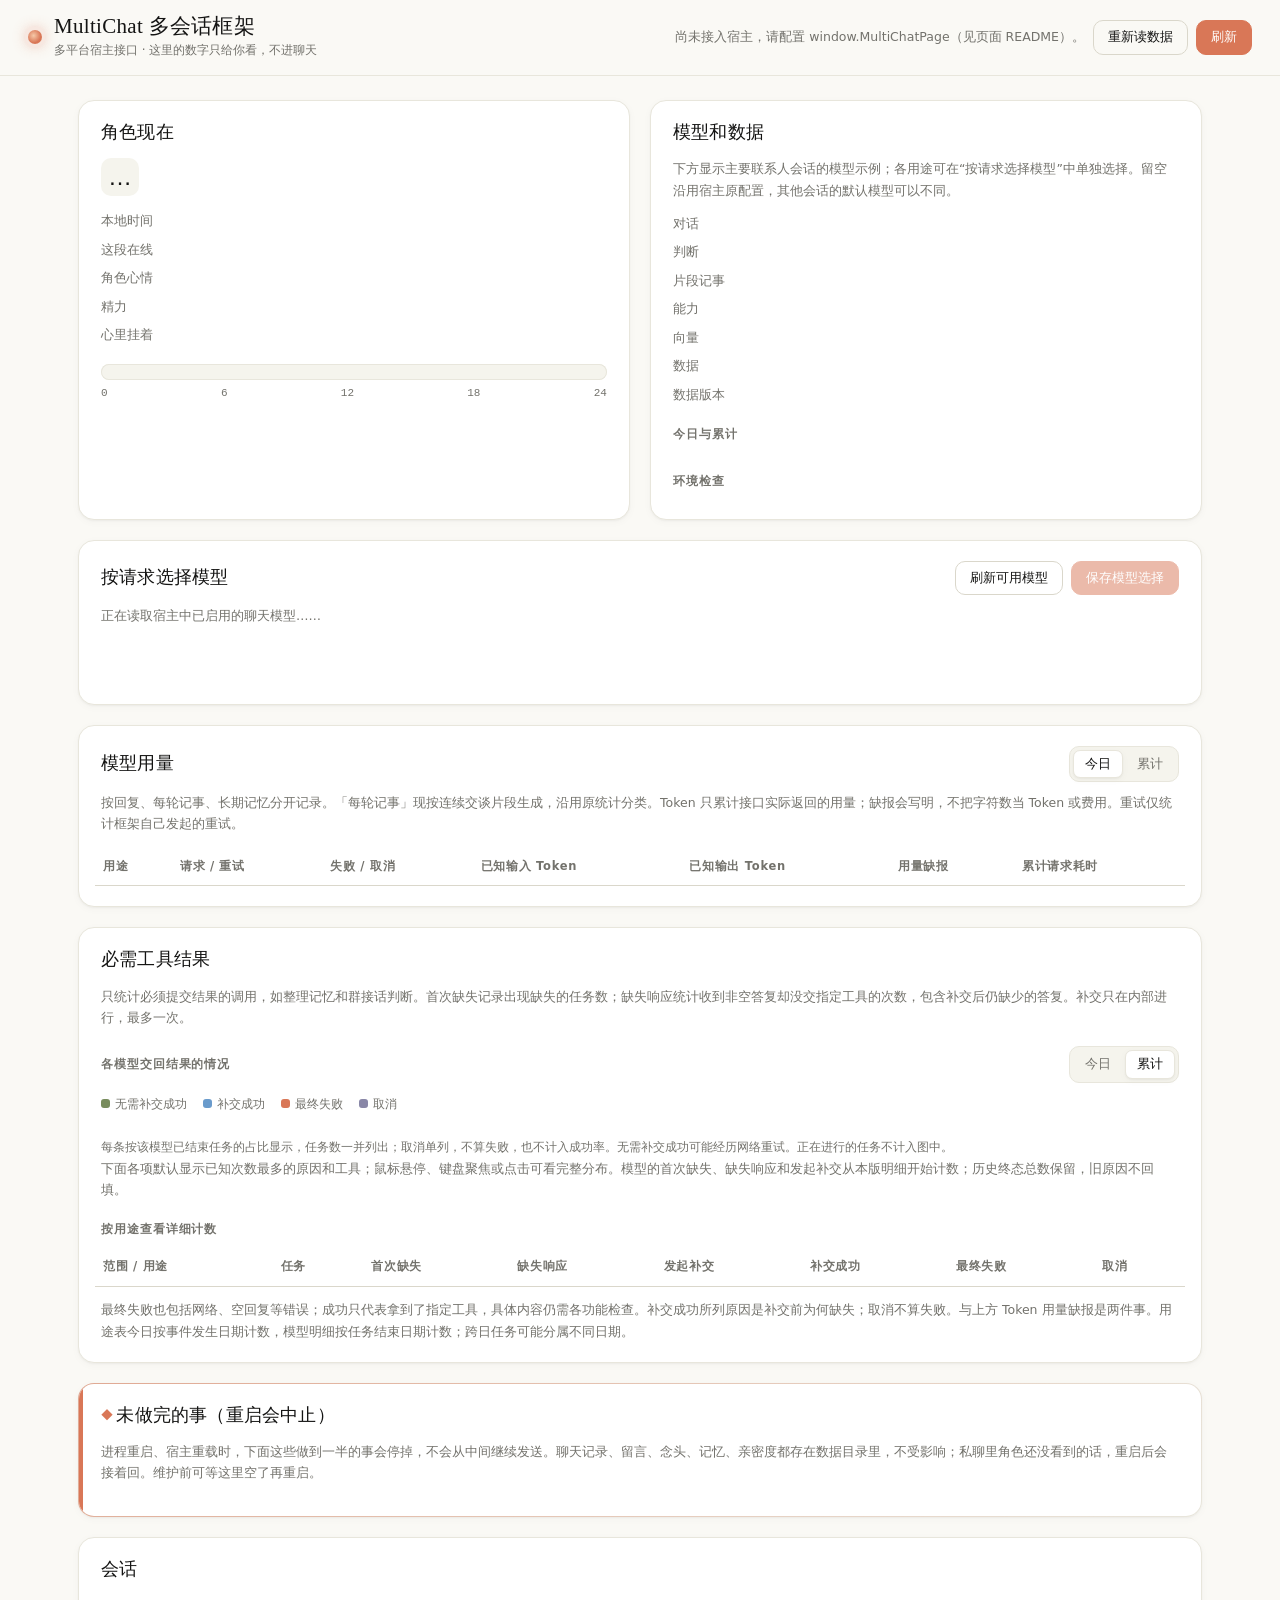
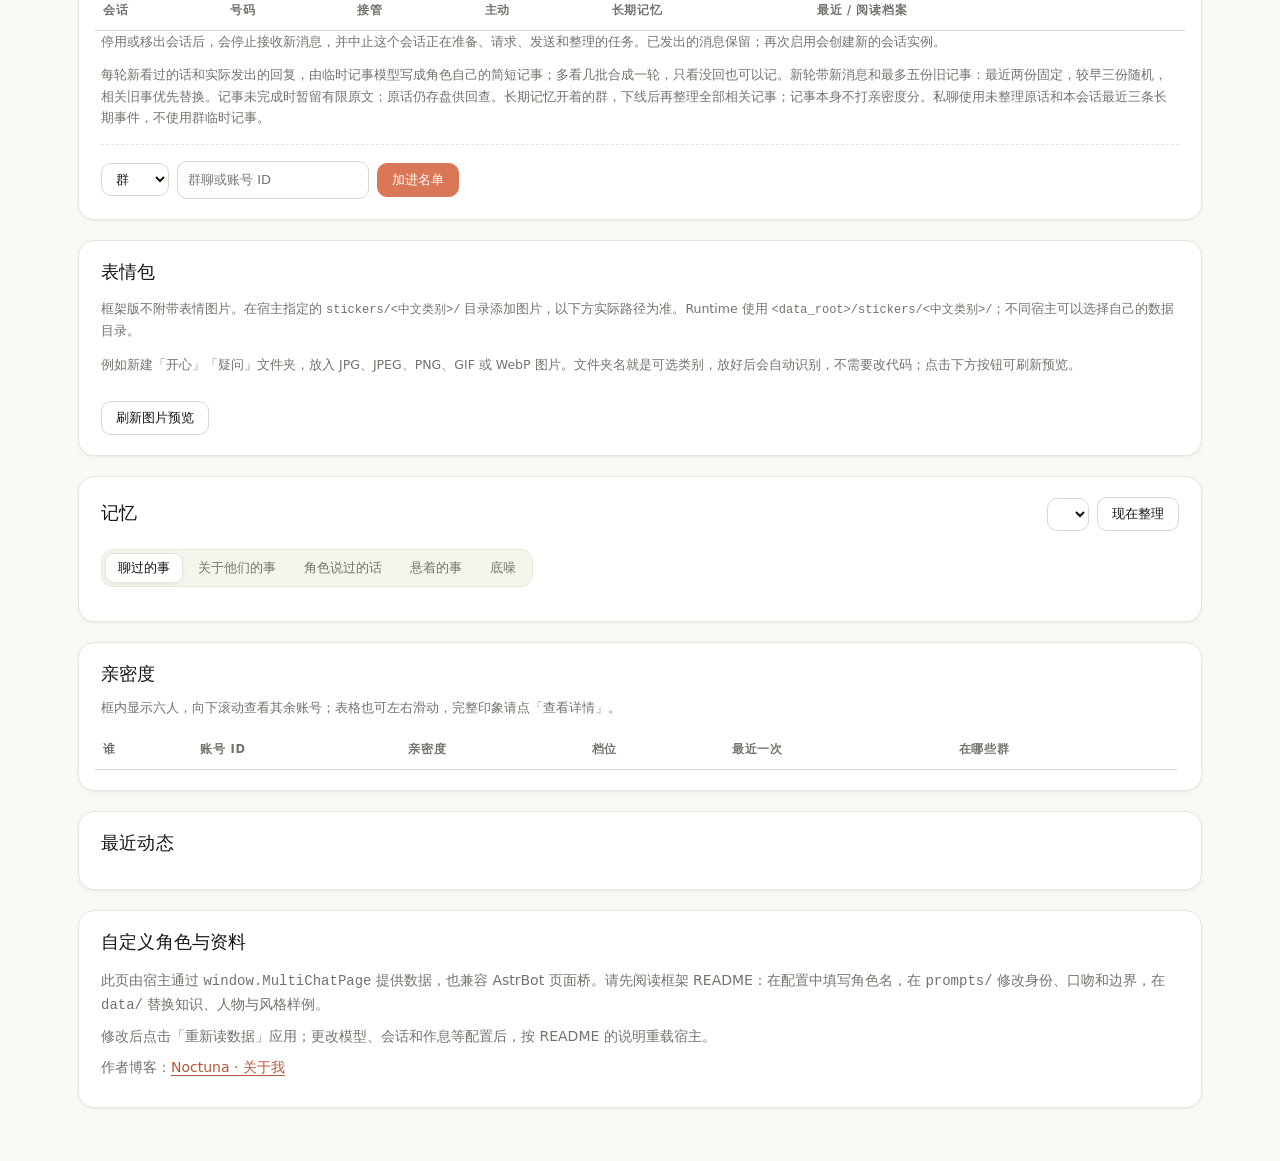
<file: pages/dashboard/index.html>
<!doctype html>
<html lang="zh-CN">
  <head>
    <meta charset="utf-8" />
    <meta name="viewport" content="width=device-width, initial-scale=1" />
    <title>MultiChat 多会话框架</title>
    <link rel="stylesheet" href="./style.css" />
    <link rel="stylesheet" href="./models.css" />
  </head>
  <body>
    <header class="top">
      <div class="brand">
        <span class="glow" aria-hidden="true"></span>
        <div>
          <h1>MultiChat 多会话框架</h1>
          <span class="sub">多平台宿主接口 · 这里的数字只给你看，不进聊天</span>
        </div>
      </div>
      <div class="top-actions">
        <span id="updated" class="muted"></span>
        <a id="memory-universe-link" class="page-link" hidden>思想宇宙</a>
        <button id="reload-data" class="ghost">重新读数据</button>
        <button id="refresh">刷新</button>
      </div>
    </header>

    <main>
      <section class="grid two">
        <div class="card" id="her-card">
          <h2 id="character-heading">角色现在</h2>
          <div class="status-row">
            <span id="status-dot" class="status-icon" role="img" aria-label="状态加载中">…</span>
            <span id="status" class="status"></span>
            <span id="activity" class="muted"></span>
          </div>
          <p id="detail" class="detail"></p>
          <dl class="kv">
            <dt>本地时间</dt><dd id="her-hour"></dd>
            <dt>这段在线</dt><dd id="online-span"></dd>
            <dt>角色心情</dt><dd id="mood"></dd>
            <dt>精力</dt><dd id="energy"></dd>
            <dt>心里挂着</dt><dd id="thought"></dd>
          </dl>
          <div class="timeline-wrap">
            <div class="timeline" id="timeline"></div>
            <div class="timeline-scale"><span>0</span><span>6</span><span>12</span><span>18</span><span>24</span></div>
            <div class="legend" id="legend"></div>
          </div>
        </div>

        <div class="card">
          <h2>模型和数据</h2>
          <p class="muted">下方显示主要联系人会话的模型示例；各用途可在“按请求选择模型”中单独选择。留空沿用宿主原配置，其他会话的默认模型可以不同。</p>
          <dl class="kv">
            <dt>对话</dt><dd id="m-chat"></dd>
            <dt>判断</dt><dd id="m-judge"></dd>
            <dt>片段记事</dt><dd id="m-summary"></dd>
            <dt>能力</dt><dd id="m-caps"></dd>
            <dt>向量</dt><dd id="m-vec"></dd>
            <dt>数据</dt><dd id="m-data" class="path"></dd>
            <dt>数据版本</dt><dd id="m-version"></dd>
          </dl>
          <h3>今日与累计</h3>
          <div class="stats" id="stats"></div>
          <p class="muted stats-note" id="stats-total-note"></p>
          <h3>环境检查</h3>
          <ul class="env" id="env"></ul>
        </div>
      </section>

      <section class="card" id="model-settings">
        <div class="card-head">
          <h2>按请求选择模型</h2>
          <div class="model-route-actions">
            <button type="button" id="models-refresh" class="ghost">刷新可用模型</button>
            <button type="button" id="models-save" disabled>保存模型选择</button>
          </div>
        </div>
        <p class="muted" id="models-note">正在读取宿主中已启用的聊天模型……</p>
        <div class="model-route-grid" id="model-routes"></div>
        <p id="models-status" role="status" aria-live="polite"></p>
      </section>

      <section class="card">
        <div class="card-head">
          <h2>模型用量</h2>
          <div class="period-switch" role="group" aria-label="模型用量统计范围">
            <button type="button" id="usage-today" class="on" aria-pressed="true">今日</button>
            <button type="button" id="usage-total" aria-pressed="false">累计</button>
          </div>
        </div>
        <p class="muted">按回复、每轮记事、长期记忆分开记录。「每轮记事」现按连续交谈片段生成，沿用原统计分类。Token 只累计接口实际返回的用量；缺报会写明，不把字符数当 Token 或费用。重试仅统计框架自己发起的重试。</p>
        <p class="muted" id="usage-range-note"></p>
        <div class="table-wrap"><table class="table" id="model-usage">
          <thead><tr><th>用途</th><th>请求 / 重试</th><th>失败 / 取消</th><th>已知输入 Token</th><th>已知输出 Token</th><th>用量缺报</th><th>累计请求耗时</th></tr></thead>
          <tbody></tbody>
        </table></div>
      </section>

      <section class="card" id="tool-results-card">
        <h2>必需工具结果</h2>
        <p class="muted" id="tool-results-since"></p>
        <p class="muted">只统计必须提交结果的调用，如整理记忆和群接话判断。首次缺失记录出现缺失的任务数；缺失响应统计收到非空答复却没交指定工具的次数，包含补交后仍缺少的答复。补交只在内部进行，最多一次。</p>
        <div class="card-head tool-chart-head">
          <h3>各模型交回结果的情况</h3>
          <div class="period-switch" role="group" aria-label="各模型工具结果统计范围">
            <button type="button" id="tool-model-today" aria-pressed="false">今日</button>
            <button type="button" id="tool-model-total" class="on" aria-pressed="true">累计</button>
          </div>
        </div>
        <p class="muted" id="tool-model-since"></p>
        <div class="tool-model-legend" aria-label="图例">
          <span><i class="result-first"></i>无需补交成功</span>
          <span><i class="result-recovered"></i>补交成功</span>
          <span><i class="result-failed"></i>最终失败</span>
          <span><i class="result-cancelled"></i>取消</span>
        </div>
        <div class="tool-model-chart" id="tool-model-chart" aria-label="按模型比较必需工具结果"></div>
        <p class="muted tool-chart-note">每条按该模型已结束任务的占比显示，任务数一并列出；取消单列，不算失败，也不计入成功率。无需补交成功可能经历网络重试。正在进行的任务不计入图中。</p>
        <p class="muted">下面各项默认显示已知次数最多的原因和工具；鼠标悬停、键盘聚焦或点击可看完整分布。模型的首次缺失、缺失响应和发起补交从本版明细开始计数；历史终态总数保留，旧原因不回填。</p>
        <h3>按用途查看详细计数</h3>
        <div class="table-wrap"><table class="table" id="tool-results">
          <thead><tr><th>范围 / 用途</th><th>任务</th><th>首次缺失</th><th>缺失响应</th><th>发起补交</th><th>补交成功</th><th>最终失败</th><th>取消</th></tr></thead>
          <tbody></tbody>
        </table></div>
        <p class="muted tool-results-note">最终失败也包括网络、空回复等错误；成功只代表拿到了指定工具，具体内容仍需各功能检查。补交成功所列原因是补交前为何缺失；取消不算失败。与上方 Token 用量缺报是两件事。用途表今日按事件发生日期计数，模型明细按任务结束日期计数；跨日任务可能分属不同日期。</p>
      </section>

      <section class="card" id="unfinished-card">
        <h2>未做完的事（重启会中止）</h2>
        <p class="muted">进程重启、宿主重载时，下面这些做到一半的事会停掉，不会从中间继续发送。聊天记录、留言、念头、记忆、亲密度都存在数据目录里，不受影响；私聊里角色还没看到的话，重启后会接着回。维护前可等这里空了再重启。</p>
        <ul class="env" id="unfinished"></ul>
      </section>

      <section class="card">
        <div class="card-head">
          <h2>会话</h2>
          <span class="muted" id="wl-note"></span>
        </div>
        <div class="table-wrap"><table class="table" id="sessions">
          <thead><tr><th>会话</th><th>号码</th><th>接管</th><th title="群：主动看消息、接着聊；主要联系人私聊：安静一阵后独立主动联系（念头、追问不受影响）">主动</th><th>长期记忆</th><th>最近 / 阅读档案</th><th></th></tr></thead>
          <tbody></tbody>
        </table></div>
        <p class="muted">停用或移出会话后，会停止接收新消息，并中止这个会话正在准备、请求、发送和整理的任务。已发出的消息保留；再次启用会创建新的会话实例。</p>
        <p class="muted">每轮新看过的话和实际发出的回复，由临时记事模型写成角色自己的简短记事；多看几批合成一轮，只看没回也可以记。新轮带新消息和最多五份旧记事：最近两份固定，较早三份随机，相关旧事优先替换。记事未完成时暂留有限原文；原话仍存盘供回查。长期记忆开着的群，下线后再整理全部相关记事；记事本身不打亲密度分。私聊使用未整理原话和本会话最近三条长期事件，不使用群临时记事。</p>
        <form id="add-session" class="inline-form">
          <select id="add-kind"><option value="group">群</option><option value="private">私聊</option></select>
          <input id="add-id" placeholder="群聊或账号 ID" />
          <button type="submit">加进名单</button>
          <span class="muted" id="add-note"></span>
        </form>
      </section>

      <section class="card">
        <h2>表情包</h2>
        <p class="muted">框架版不附带表情图片。在宿主指定的 <code class="path">stickers/&lt;中文类别&gt;/</code> 目录添加图片，以下方实际路径为准。Runtime 使用 <code class="path">&lt;data_root&gt;/stickers/&lt;中文类别&gt;/</code>；不同宿主可以选择自己的数据目录。</p>
        <p class="muted">例如新建「开心」「疑问」文件夹，放入 JPG、JPEG、PNG、GIF 或 WebP 图片。文件夹名就是可选类别，放好后会自动识别，不需要改代码；点击下方按钮可刷新预览。</p>
        <p class="muted path" id="sticker-dir"></p>
        <p class="muted" id="sticker-count"></p>
        <div id="stickers" class="stickers"></div>
        <button id="load-stickers" class="ghost">刷新图片预览</button>
      </section>

      <section class="card">
        <div class="card-head">
          <h2>记忆</h2>
          <div class="row">
            <select id="mem-scope"></select>
            <button id="mem-run" class="ghost">现在整理</button>
          </div>
        </div>
        <p class="muted" id="mem-note"></p>
        <div class="tabs" id="mem-tabs">
          <button data-tab="episodes" class="on">聊过的事</button>
          <button data-tab="facts">关于他们的事</button>
          <button data-tab="words">角色说过的话</button>
          <button data-tab="threads">悬着的事</button>
          <button data-tab="haze">底噪</button>
        </div>
        <div id="mem-list" class="list"></div>
      </section>

      <section class="card">
        <div class="card-head"><h2>亲密度</h2><span class="muted" id="intimacy-count"></span></div>
        <p class="muted" id="intimacy-scroll-note">框内显示六人，向下滚动查看其余账号；表格也可左右滑动，完整印象请点「查看详情」。</p>
        <div class="table-wrap intimacy-scroll" id="intimacy-scroll" tabindex="0" role="region" aria-label="亲密度账号列表" aria-describedby="intimacy-scroll-note"><table class="table" id="intimacy">
          <thead><tr><th>谁</th><th>账号 ID</th><th>亲密度</th><th>档位</th><th>最近一次</th><th>在哪些群</th></tr></thead>
          <tbody></tbody>
        </table></div>
      </section>

      <section class="card">
        <h2>最近动态</h2>
        <div id="events" class="events"></div>
      </section>

      <footer class="card feedback" aria-labelledby="feedback-title">
        <h2 id="feedback-title">自定义角色与资料</h2>
        <p>此页由宿主通过 <code>window.MultiChatPage</code> 提供数据，也兼容 AstrBot 页面桥。请先阅读框架 README：在配置中填写角色名，在 <code>prompts/</code> 修改身份、口吻和边界，在 <code>data/</code> 替换知识、人物与风格样例。</p>
        <p>修改后点击「重新读数据」应用；更改模型、会话和作息等配置后，按 README 的说明重载宿主。</p>
        <p>作者博客：<a href="https://www.noctuna.cc/about" target="_blank" rel="noopener noreferrer">Noctuna · 关于我</a></p>
      </footer>
    </main>
    <dialog id="intimacy-detail" class="intimacy-detail" aria-labelledby="intimacy-detail-title">
      <div class="card-head">
        <h2 id="intimacy-detail-title">账号详情</h2>
        <form method="dialog"><button type="submit" class="ghost" autofocus>关闭</button></form>
      </div>
      <div id="intimacy-detail-body"></div>
    </dialog>
    <div id="tool-detail-popover" class="tool-detail-popover" role="dialog" aria-labelledby="tool-detail-title" aria-modal="false" hidden></div>
    <div id="toast" class="toast"></div>
    <script type="module" src="./app.js"></script>
    <script type="module" src="./models.js"></script>
  </body>
</html>
</file>
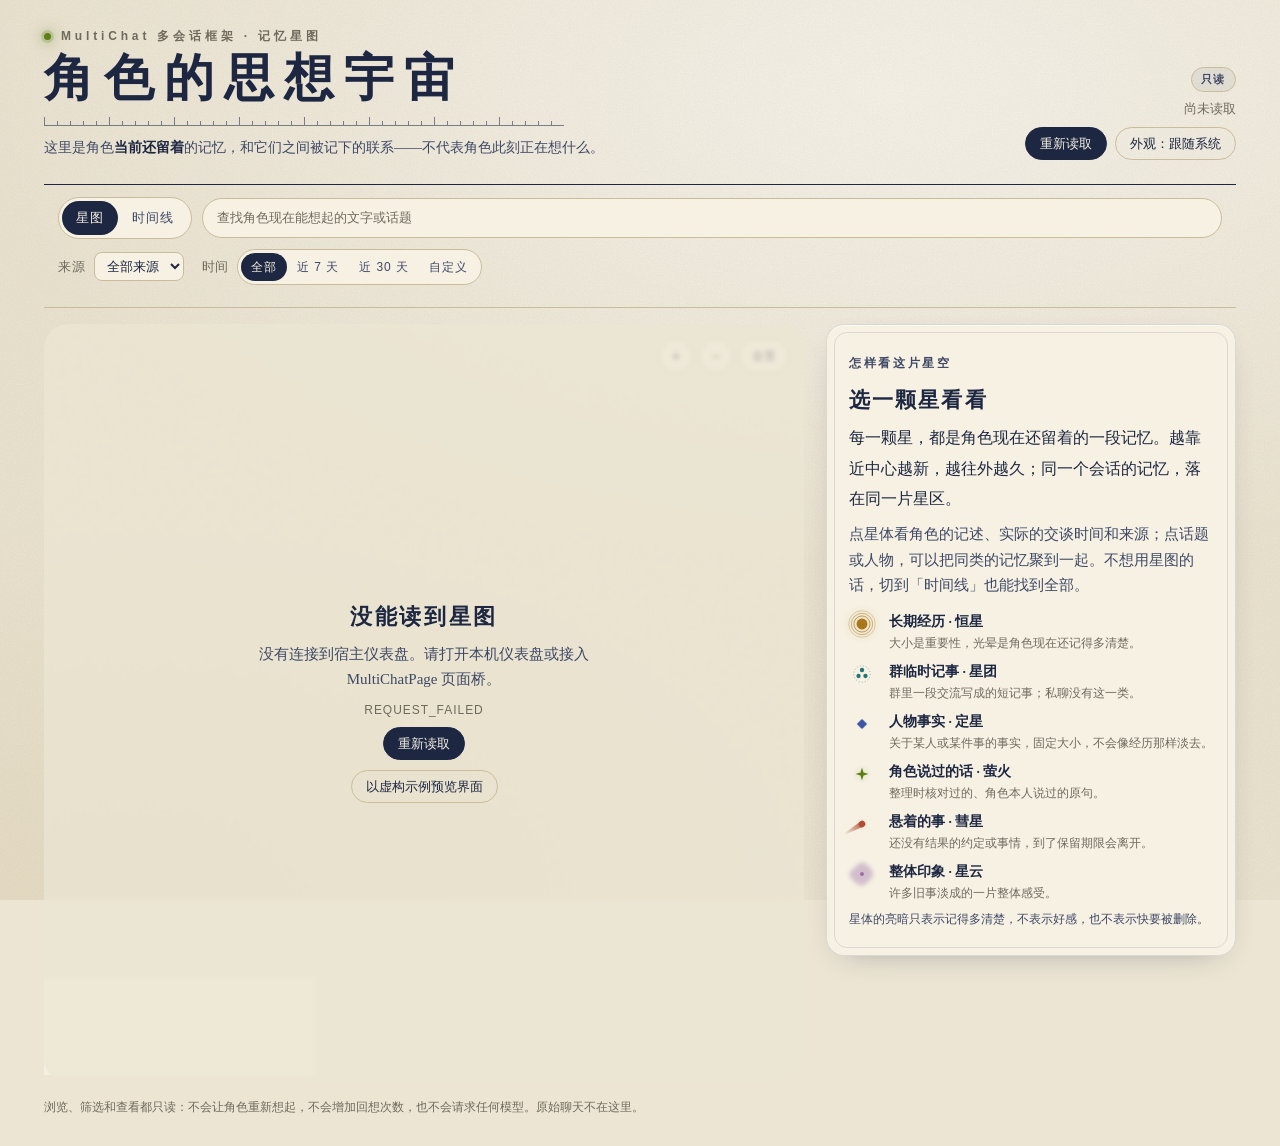
<file: pages/memory-universe/index.html>
<!doctype html>
<html lang="zh-CN">
  <head>
    <meta charset="utf-8" />
    <meta name="viewport" content="width=device-width, initial-scale=1" />
    <title>角色的思想宇宙</title>
    <link rel="stylesheet" href="./style.css" />
  </head>
  <body>
    <div class="sky" aria-hidden="true"></div>

    <header class="masthead">
      <div class="title-block">
        <p class="kicker"><span class="spark" aria-hidden="true"></span>MultiChat 多会话框架 · 记忆星图</p>
        <h1>角色的思想宇宙</h1>
        <div class="ruler" aria-hidden="true"></div>
        <p class="caveat">这里是角色<strong>当前还留着</strong>的记忆，和它们之间被记下的联系——不代表角色此刻正在想什么。</p>
      </div>
      <div class="mast-side">
        <div class="badges">
          <span class="badge" title="浏览、筛选、查看都不会修改记忆，也不会请求模型">只读</span>
          <span class="badge badge-mock" id="badge-mock" hidden>虚构示例</span>
        </div>
        <p class="read-at" id="read-at">尚未读取</p>
        <div class="mast-actions">
          <a class="btn" id="back-dashboard" hidden>返回仪表盘</a>
          <button type="button" class="btn" id="refresh">重新读取</button>
          <button type="button" class="btn ghost" id="theme-toggle" hidden></button>
        </div>
      </div>
    </header>

    <section class="bench" id="bench" hidden aria-label="设计预览">
      <span class="bench-tag">设计预览</span>
      <label>场景
        <select id="scenario"></select>
      </label>
      <span class="bench-note">数据全部是编的，只用来检查界面在各种情况下的样子。</span>
    </section>

    <nav class="instrument" aria-label="查看方式与筛选">
      <div class="row">
        <div class="seg" role="group" aria-label="查看方式">
          <button type="button" data-view="map" aria-pressed="true">星图</button>
          <button type="button" data-view="timeline" aria-pressed="false">时间线</button>
        </div>
        <label class="search">
          <span class="sr">查找</span>
          <input id="q" type="search" maxlength="80" placeholder="查找角色现在能想起的文字或话题" autocomplete="off" />
        </label>
        <button type="button" class="btn ghost filter-toggle" id="filter-toggle" aria-expanded="false" aria-controls="filters">筛选</button>
      </div>
      <div class="filters" id="filters">
        <label class="field">来源
          <select id="scope"><option value="">全部来源</option></select>
        </label>
        <div class="field">时间
          <div class="seg small" role="group" aria-label="时间范围" id="range">
            <button type="button" data-range="all" aria-pressed="true">全部</button>
            <button type="button" data-range="7d" aria-pressed="false">近 7 天</button>
            <button type="button" data-range="30d" aria-pressed="false">近 30 天</button>
            <button type="button" data-range="custom" aria-pressed="false">自定义</button>
          </div>
        </div>
        <div class="field custom-range" id="custom-range" hidden>
          <label>从 <input type="date" id="from" /></label>
          <label>到 <input type="date" id="to" /></label>
        </div>
        <label class="field check" id="undated-field" hidden>
          <input type="checkbox" id="undated" /> 也显示时间不详的
        </label>
        <p class="range-note" id="range-note" hidden>只筛选现在还保存着的记忆，不是过去某一刻的完整快照。</p>
      </div>
      <div class="kinds" id="kinds" role="group" aria-label="记忆类型"></div>
      <div class="active" id="active-filters" hidden></div>
    </nav>

    <main class="stage">
      <section class="viewport" aria-label="记忆">
        <div class="map-wrap" id="map-panel">
          <svg id="chart" role="application" tabindex="0"
               aria-label="记忆星图。方向键在星体间移动，回车查看详情，Esc 取消选择，加号减号缩放，0 返回全景。"></svg>
          <div class="map-hud">
            <div class="zoom" role="group" aria-label="缩放">
              <button type="button" class="btn icon" id="zoom-in" aria-label="放大">＋</button>
              <button type="button" class="btn icon" id="zoom-out" aria-label="缩小">－</button>
              <button type="button" class="btn icon wide" id="zoom-reset">全景</button>
            </div>
          </div>
          <div class="map-key" aria-label="怎么看这张星图">
            <p><b>离中心越远</b>，那段记忆离现在越久；<b>每一片星区</b>是一个会话。</p>
            <p class="lines">
              <span><i class="ln ln-link"></i>已保存的关联</span>
              <span><i class="ln ln-topic"></i>同话题，不是因果</span>
              <span><i class="ln ln-person"></i>人物</span>
              <span><i class="ln ln-source"></i>来自该会话</span>
            </p>
          </div>
          <div class="tooltip" id="tooltip" hidden></div>
        </div>

        <div class="timeline-wrap" id="timeline-panel" hidden>
          <ol class="timeline" id="timeline"></ol>
        </div>

        <div class="tally" id="tally" aria-live="polite"></div>
        <div class="state" id="state" hidden></div>
      </section>

      <aside class="dossier" id="dossier" aria-labelledby="dossier-title" tabindex="-1"></aside>
    </main>

    <footer class="foot">
      <p>浏览、筛选和查看都只读：不会让角色重新想起，不会增加回想次数，也不会请求任何模型。原始聊天不在这里。</p>
    </footer>

    <div class="toast" id="toast" role="status" aria-live="polite" hidden></div>
    <div class="sr" id="announce" aria-live="polite"></div>

    <script type="module" src="./app.js"></script>
  </body>
</html>
</file>
<file: pages/dashboard/style.css>
/* MultiChat 多会话框架 · 仪表盘。暖色奶油底、陶土橙点缀、衬线标题（Claude 风格的配色和字体，不用它的标志）。
   字体只用本机装了的（不从网上拉）：标题衬线，中文没有衬线字体时退到雅黑 / 苹方，不退到宋体 */
:root {
  --bg: #faf9f5;
  --card: #ffffff;
  --inset: #f5f4ed;
  --text: #141413;
  --muted: #73726c;
  --line: #e8e6dc;
  --line-strong: #dad7cb;
  --accent: #d97757;
  --accent-hover: #c6613f;
  --accent-ink: #b5573a;
  --accent-soft: #f7e8e1;
  --ok: #5f7346;
  --ok-dot: #788c5d;
  --ok-soft: #ebefe3;
  --warn: #a8502f;
  --warn-soft: #f8ebe4;
  --shadow: 0 1px 2px rgba(20, 20, 19, .04), 0 2px 8px rgba(20, 20, 19, .03);
  --night: #6a9bcc;
  --day: #d4a55a;
  --rest: #cfccc1;
  --mission: #d97757;
  --mission-offline: #aa705c;
  --rest-offline: #8987a7;
  --idle: #788c5d;
  --serif: "Lora", "Tiempos Text", Georgia, "Noto Serif SC", "Source Han Serif SC", "Songti SC", "PingFang SC", "Microsoft YaHei", serif;
  --sans: system-ui, -apple-system, "Segoe UI", "PingFang SC", "Microsoft YaHei", sans-serif;
  --mono: ui-monospace, "Cascadia Mono", Consolas, monospace;
  color-scheme: light;
}
/* 深色：AstrBot 切了深色就跟着（data-theme），没说就跟系统 */
[data-theme="dark"] {
  --bg: #262624;
  --card: #30302e;
  --inset: #2a2a28;
  --text: #f5f4ed;
  --muted: #a6a39a;
  --line: #3d3d3a;
  --line-strong: #4a4a46;
  --accent: #d97757;
  --accent-hover: #e08a6c;
  --accent-ink: #e8a084;
  --accent-soft: #45302a;
  --ok: #a9bb8c;
  --ok-dot: #9db27c;
  --ok-soft: #343a2c;
  --warn: #eaa487;
  --warn-soft: #46302a;
  --shadow: 0 1px 2px rgba(0, 0, 0, .25);
  --night: #7fa9d6;
  --day: #d9b06a;
  --rest: #55534d;
  --mission: #e08a6c;
  --mission-offline: #b88470;
  --rest-offline: #aaa6ce;
  --idle: #93a874;
  color-scheme: dark;
}
@media (prefers-color-scheme: dark) {
  :root:not([data-theme="light"]) {
    --bg: #262624;
    --card: #30302e;
    --inset: #2a2a28;
    --text: #f5f4ed;
    --muted: #a6a39a;
    --line: #3d3d3a;
    --line-strong: #4a4a46;
    --accent-hover: #e08a6c;
    --accent-ink: #e8a084;
    --accent-soft: #45302a;
    --ok: #a9bb8c;
    --ok-dot: #9db27c;
    --ok-soft: #343a2c;
    --warn: #eaa487;
    --warn-soft: #46302a;
    --shadow: 0 1px 2px rgba(0, 0, 0, .25);
    --night: #7fa9d6;
    --day: #d9b06a;
    --rest: #55534d;
    --mission: #e08a6c;
    --mission-offline: #b88470;
    --rest-offline: #aaa6ce;
    --idle: #93a874;
    color-scheme: dark;
  }
}

* { box-sizing: border-box; }
html { background: var(--bg); }
body {
  margin: 0;
  background: var(--bg);
  color: var(--text);
  font: 14px/1.65 var(--sans);
  -webkit-font-smoothing: antialiased;
}
::selection { background: var(--accent-soft); }

/* ---------- 顶栏 ---------- */
.top {
  display: flex; flex-wrap: wrap; align-items: center; justify-content: space-between; gap: 12px;
  padding: 14px 28px;
  background: color-mix(in srgb, var(--bg) 88%, transparent);
  backdrop-filter: saturate(1.2) blur(8px);
  border-bottom: 1px solid var(--line);
  position: sticky; top: 0; z-index: 2;
}
.brand { display: flex; align-items: center; gap: 12px; min-width: 0; }
.glow {
  /* 一点萤火 */
  flex: none; width: 14px; height: 14px; border-radius: 50%;
  background: radial-gradient(circle at 40% 40%, #f6c9a8, var(--accent) 60%);
  box-shadow: 0 0 0 4px var(--accent-soft), 0 0 14px 2px color-mix(in srgb, var(--accent) 45%, transparent);
  animation: glow 3.6s ease-in-out infinite;
}
@keyframes glow { 50% { box-shadow: 0 0 0 6px var(--accent-soft), 0 0 20px 4px color-mix(in srgb, var(--accent) 30%, transparent); } }
@media (prefers-reduced-motion: reduce) { .glow { animation: none; } }
h1 { font: 500 21px/1.2 var(--serif); margin: 0; letter-spacing: .3px; white-space: nowrap; }
.sub { display: block; color: var(--muted); font-size: 12px; margin-top: 2px; }
.top-actions, .row { display: flex; gap: 8px; align-items: center; flex-wrap: wrap; }
.page-link:not([hidden]) { display: inline-flex; align-items: center; min-height: 36px; padding: 6px 12px; border-radius: 9px; border: 1px solid var(--line-strong); color: var(--text); text-decoration: none; }
.page-link:hover { background: var(--inset); }

/* ---------- 版面 ---------- */
main { padding: 24px 28px 56px; display: grid; grid-template-columns: minmax(0, 1fr); gap: 20px; max-width: 1180px; margin: 0 auto; }
.grid.two { display: grid; grid-template-columns: repeat(auto-fit, minmax(min(340px, 100%), 1fr)); gap: 20px; }
.card {
  background: var(--card); border: 1px solid var(--line); border-radius: 16px;
  padding: 20px 22px; min-width: 0; box-shadow: var(--shadow);
}
.card-head { display: flex; justify-content: space-between; align-items: center; gap: 12px; flex-wrap: wrap; margin-bottom: 10px; }
.card-head h2 { margin: 0; }
h2 { font: 500 18px/1.3 var(--serif); margin: 0 0 14px; letter-spacing: .2px; }
h3 {
  font-size: 11.5px; margin: 20px 0 8px; color: var(--muted); font-weight: 600;
  letter-spacing: .08em; text-transform: uppercase;
}
.muted { color: var(--muted); font-size: 12.5px; }
p.muted { margin: 0 0 12px; line-height: 1.7; }
#tool-results .tool-result-total { font-weight: 600; background: var(--inset); }
p.tool-results-note { margin: 12px 0 0; }

/* 「未做完的事」：一块告示 */
#unfinished-card {
  background: linear-gradient(0deg, var(--card), var(--card)) padding-box,
              linear-gradient(135deg, color-mix(in srgb, var(--accent) 55%, var(--line)), var(--line)) border-box;
  border: 1px solid transparent;
  position: relative; overflow: hidden;
}
#unfinished-card::before {
  content: ""; position: absolute; inset: 0 auto 0 0; width: 4px; background: var(--accent);
}
#unfinished-card h2::before { content: "◆ "; color: var(--accent); font-size: 12px; vertical-align: 2px; }

/* ---------- 按钮、输入 ---------- */
button {
  font: 500 13px/1.4 var(--sans); padding: 7px 14px; border-radius: 10px; cursor: pointer;
  border: 1px solid var(--accent); background: var(--accent); color: #fff; white-space: nowrap;
  transition: background .15s, border-color .15s, color .15s, box-shadow .15s;
}
button:hover { background: var(--accent-hover); border-color: var(--accent-hover); }
button:focus-visible, input:focus-visible, select:focus-visible, textarea:focus-visible {
  outline: none; box-shadow: 0 0 0 3px color-mix(in srgb, var(--accent) 35%, transparent);
}
button.ghost { background: transparent; color: var(--text); border-color: var(--line-strong); }
button.ghost:hover { background: var(--inset); border-color: var(--line-strong); }
button.small { padding: 3px 10px; font-size: 12px; border-radius: 8px; }
button:disabled { opacity: .5; cursor: default; }
input, select, textarea {
  font: inherit; font-size: 13px; padding: 7px 10px; border-radius: 10px;
  border: 1px solid var(--line-strong); background: var(--card); color: var(--text);
}
textarea { width: 100%; resize: vertical; }

/* ---------- 角色现在 ---------- */
.status-row { display: flex; align-items: center; gap: 10px; flex-wrap: wrap; }
.status-icon { display: inline-flex; align-items: center; justify-content: center; width: 38px; height: 38px; border-radius: 10px; background: var(--inset); flex: none; font: 24px/1 "Segoe UI Emoji", "Apple Color Emoji", sans-serif; }
.status-icon.online { background: var(--ok-soft); }
.status-icon.mission { background: var(--accent-soft); }
.status-icon.rest { background: var(--inset); }
.status { font: 500 26px/1.2 var(--serif); }
.detail { margin: 8px 0 14px; color: var(--muted); line-height: 1.7; }
.kv { display: grid; grid-template-columns: 84px minmax(0, 1fr); gap: 7px 14px; margin: 0; }
.kv dt { color: var(--muted); font-size: 13px; }
.kv dd { margin: 0; overflow-wrap: anywhere; }
.path { font-family: var(--mono); font-size: 12px; overflow-wrap: anywhere; word-break: break-word; }
.bar {
  display: inline-block; vertical-align: middle; width: 120px; height: 6px; border-radius: 99px;
  background: var(--inset); box-shadow: inset 0 0 0 1px var(--line); margin-right: 10px; overflow: hidden;
}
.bar > i { display: block; height: 100%; border-radius: 99px; background: var(--accent); }
.timeline-wrap { margin-top: 18px; }
.timeline {
  position: relative; height: 16px; border-radius: 99px; overflow: hidden; display: flex;
  background: var(--inset); box-shadow: inset 0 0 0 1px var(--line);
}
.timeline > span { height: 100%; }
.timeline .now { position: absolute; top: 0; bottom: 0; width: 2px; background: var(--text); box-shadow: 0 0 0 2px var(--card); }
.timeline-scale { display: flex; justify-content: space-between; color: var(--muted); font-size: 11px; margin-top: 4px; font-family: var(--mono); }
.legend { display: flex; gap: 14px; flex-wrap: wrap; font-size: 12px; color: var(--muted); margin-top: 8px; }
.legend i { display: inline-block; width: 9px; height: 9px; border-radius: 50%; margin-right: 5px; vertical-align: 0; }

/* ---------- 今天、环境检查、告示 ---------- */
.stats { display: grid; grid-template-columns: repeat(auto-fit, minmax(min(170px, 100%), 1fr)); gap: 10px; }
.stat { background: var(--inset); border: 1px solid var(--line); border-radius: 12px; padding: 10px 12px; }
.stat b { display: block; font: 500 22px/1.2 var(--serif); }
.stat span { color: var(--muted); font-size: 12px; }
.stat .stat-name { display: block; color: var(--text); margin-bottom: 8px; font-weight: 600; }
.stat-values { display: grid; grid-template-columns: minmax(0, 1fr) minmax(0, 1fr); gap: 8px; }
.stat-values > div { min-width: 0; }
.stat-values b { font-variant-numeric: tabular-nums; overflow-wrap: anywhere; font-size: 21px; }
.stat-values .stat-total { text-align: right; padding-left: 8px; border-left: 1px solid var(--line-strong); }
p.stats-note { margin: 9px 0 0; font-size: 11px; }
.period-switch { display: inline-flex; gap: 2px; padding: 3px; border: 1px solid var(--line); border-radius: 10px; background: var(--inset); }
.period-switch button { background: transparent; color: var(--muted); border-color: transparent; border-radius: 7px; padding: 4px 11px; }
.period-switch button:hover { color: var(--text); }
.period-switch button.on { color: var(--text); border-color: var(--line); background: var(--card); box-shadow: var(--shadow); }
#model-usage .usage-total { font-weight: 600; background: var(--inset); }

/* 必需结果按模型比较：宽度为已结束任务占比，文字同时提供次数。 */
.tool-chart-head { margin-top: 18px; }
.tool-chart-head h3 { margin: 0; }
.tool-model-legend, .tool-model-values { display: flex; flex-wrap: wrap; gap: 5px 16px; color: var(--muted); font-size: 12px; }
.tool-model-legend { margin: 12px 0 14px; }
.tool-model-legend i, .tool-model-values i { display: inline-block; width: 9px; height: 9px; border-radius: 3px; margin-right: 5px; }
.result-first { background: var(--ok-dot); }
.result-recovered { background: var(--night); }
.result-failed { background: var(--mission); }
.result-cancelled { background: var(--rest-offline); }
.tool-model-chart { display: grid; gap: 14px; }
.tool-model-row { border: 1px solid var(--line); border-radius: 12px; padding: 12px 14px; background: var(--inset); min-width: 0; }
.tool-model-title { display: flex; justify-content: space-between; align-items: flex-start; gap: 12px; margin-bottom: 9px; }
.tool-model-name { min-width: 0; }
.tool-model-name b { display: block; font-weight: 600; overflow-wrap: anywhere; }
.tool-model-name span, .tool-model-summary span { display: block; color: var(--muted); font-size: 11.5px; overflow-wrap: anywhere; }
.tool-model-summary { text-align: right; flex-shrink: 0; }
.tool-model-summary b { font-weight: 600; font-variant-numeric: tabular-nums; }
.tool-model-bar { display: flex; height: 16px; border-radius: 6px; overflow: hidden; background: var(--line); }
.tool-model-bar > span:not(.tool-model-zero) { flex: none; height: 100%; }
.tool-model-bar > span + span { border-left: 1px solid var(--card); }
.tool-model-zero { margin: auto; line-height: 16px; color: var(--muted); font-size: 10px; }
.tool-model-values { margin-top: 8px; }
.tool-model-values b { color: var(--text); font-variant-numeric: tabular-nums; font-weight: 500; }
.chart-empty { padding: 18px 14px; color: var(--muted); background: var(--inset); border: 1px dashed var(--line-strong); border-radius: 10px; font-size: 13px; }
p.tool-chart-note { margin: 10px 0 0; font-size: 11.5px; }
.env { list-style: none; padding: 0; margin: 0; display: grid; gap: 8px; }
.env li {
  position: relative; padding: 8px 12px 8px 30px; border-radius: 10px; font-size: 13px; line-height: 1.6;
  background: var(--inset); border: 1px solid var(--line);
}
.env li::before {
  content: ""; position: absolute; left: 12px; top: 14px; width: 7px; height: 7px; border-radius: 50%; background: var(--muted);
}
.env li.warn { background: var(--warn-soft); border-color: color-mix(in srgb, var(--warn) 22%, transparent); color: var(--warn); }
.env li.warn::before { background: var(--accent); }
.env li.ok { background: var(--ok-soft); border-color: color-mix(in srgb, var(--ok) 22%, transparent); color: var(--ok); }
.env li.ok::before { background: var(--ok-dot); }
.env li b { font-weight: 600; }

/* ---------- 表格、开关 ---------- */
.table-wrap { overflow-x: auto; margin: 0 -6px; }
.table { width: 100%; border-collapse: separate; border-spacing: 0; font-size: 13px; }
.table th, .table td { text-align: left; padding: 10px 8px; border-bottom: 1px solid var(--line); vertical-align: top; }
.table th { color: var(--muted); font-weight: 600; font-size: 11.5px; letter-spacing: .06em; border-bottom-color: var(--line-strong); white-space: nowrap; }
.table td:first-child { white-space: nowrap; }
.table td.muted { min-width: 7.5em; }  /* 说明文字多的列别挤成一字一行（表格本来就能左右滑） */
#intimacy td:nth-child(5) { min-width: 15em; }  /* 亲密度表「最近一次」：理由、印象 */
.intimacy-scroll { --intimacy-row-height: 112px; overflow-y: auto; max-height: 720px; scrollbar-gutter: stable; overscroll-behavior: contain; }
.intimacy-scroll:focus-visible { outline: 2px solid var(--accent); outline-offset: 3px; border-radius: 6px; }
#intimacy { min-width: 780px; }
#intimacy thead th { position: sticky; top: 0; z-index: 1; background: var(--card); box-shadow: 0 1px 0 var(--line-strong); }
#intimacy td:nth-child(5), #intimacy td:nth-child(6) { overflow-wrap: anywhere; }
#intimacy td { padding-top: 8px; padding-bottom: 8px; }
#intimacy td:first-child { white-space: normal; min-width: 7em; }
#intimacy .intimacy-cell { height: calc(var(--intimacy-row-height) - 17px); min-width: 0; overflow: hidden; }
#intimacy .intimacy-preview { display: -webkit-box; -webkit-box-orient: vertical; -webkit-line-clamp: 3; overflow: hidden; overflow-wrap: anywhere; }
#intimacy .intimacy-recent { display: flex; flex-direction: column; gap: 5px; align-items: flex-start; }
#intimacy .intimacy-recent .intimacy-preview { flex: 1; min-height: 0; -webkit-line-clamp: 3; }
#intimacy .intimacy-recent button { margin-top: auto; flex: none; }
.intimacy-detail { width: min(620px, calc(100vw - 32px)); max-height: 82vh; overflow-y: auto; padding: 20px; border: 1px solid var(--line-strong); border-radius: 16px; background: var(--card); color: var(--text); box-shadow: var(--shadow); }
.intimacy-detail::backdrop { background: rgb(0 0 0 / 45%); }
.intimacy-detail .kv { margin-top: 16px; }
.intimacy-detail dd { white-space: pre-wrap; }
.table tbody tr { transition: background .12s; }
.table tbody tr:hover { background: var(--inset); }
.table tbody tr:last-child td { border-bottom: none; }
.switch { position: relative; display: inline-block; width: 36px; height: 20px; vertical-align: middle; }
.switch input { opacity: 0; width: 0; height: 0; }
.switch span { position: absolute; inset: 0; border-radius: 99px; background: var(--line-strong); transition: .18s; cursor: pointer; }
.switch span::after {
  content: ""; position: absolute; left: 2px; top: 2px; width: 16px; height: 16px; border-radius: 50%;
  background: #fff; box-shadow: 0 1px 2px rgba(0, 0, 0, .2); transition: .18s;
}
.switch input:checked + span { background: var(--accent); }
.switch input:checked + span::after { transform: translateX(16px); }
.switch input:focus-visible + span { box-shadow: 0 0 0 3px color-mix(in srgb, var(--accent) 35%, transparent); }
.switch input:disabled + span { opacity: .45; cursor: default; }
.inline-form { display: flex; gap: 8px; align-items: center; flex-wrap: wrap; margin-top: 16px; padding-top: 16px; border-top: 1px dashed var(--line); }
.row-actions { white-space: nowrap; }
.row-actions button + button { margin-left: 6px; }
#like-result:not(:empty) { margin-bottom: 14px; }
#like-qq { width: 10em; }
.stack { display: grid; gap: 12px; }
.stack label { display: grid; gap: 6px; color: var(--muted); font-size: 12.5px; }

/* ---------- 记忆 ---------- */
.tool-model-stages { display: grid; grid-template-columns: repeat(3, minmax(0, 1fr)); gap: 10px; margin-top: 12px; }
.tool-model-stage { min-width: 0; padding: 8px; border: 1px solid var(--line); border-radius: 10px; background: var(--card); }
.tool-stage-label { display: flex; justify-content: space-between; gap: 6px; margin-bottom: 5px; font-size: 12px; color: var(--muted); }
.tool-stage-label small { font-weight: normal; font-size: 10px; }
#tool-results td:not(:first-child) { vertical-align: top; }
#tool-results td:nth-child(n+3) { min-width: 170px; max-width: 230px; white-space: normal; }
.tool-detail-cell { display: flex; flex-direction: column; align-items: flex-start; gap: 4px; width: 100%; min-width: 0; padding: 7px 8px; color: var(--text); background: transparent; border: 1px solid transparent; border-radius: 8px; text-align: left; font-weight: normal; line-height: 1.45; white-space: normal; cursor: help; }
.tool-detail-cell:hover, .tool-detail-cell:focus-visible, .tool-detail-cell[aria-expanded="true"] { color: var(--text); background: var(--inset); border-color: var(--line-strong); }
.tool-detail-cell:focus-visible { outline: 2px solid var(--accent); outline-offset: 1px; }
.tool-detail-cell > b { font-size: 16px; font-variant-numeric: tabular-nums; }
.tool-detail-cell > b small { font-size: 10px; font-weight: normal; margin-left: 5px; color: var(--muted); }
.tool-detail-top { font-size: 11.5px; color: var(--text); }
.tool-detail-tool { font-size: 10.5px; color: var(--muted); overflow-wrap: anywhere; }
.tool-detail-unknown { color: var(--muted); font-size: 11px; }
.tool-detail-popover { position: fixed; z-index: 1000; box-sizing: border-box; width: min(520px, calc(100vw - 24px)); max-height: min(70vh, 560px); overflow: auto; padding: 16px; color: var(--text); background: var(--card); border: 1px solid var(--line-strong); border-radius: 14px; box-shadow: 0 12px 40px rgb(0 0 0 / 24%); font-size: 12px; line-height: 1.6; }
.tool-detail-popover[hidden] { display: none; }
.tool-detail-head { display: flex; justify-content: space-between; align-items: flex-start; gap: 12px; }
.tool-detail-head h3 { margin: 0; overflow-wrap: anywhere; font-size: 15px; }
.tool-detail-head button { flex: none; }
.tool-detail-overview { display: flex; gap: 5px 12px; flex-wrap: wrap; }
.tool-detail-list { display: grid; gap: 7px; }
.tool-detail-item { display: flex; justify-content: space-between; align-items: flex-start; gap: 16px; border-top: 1px solid var(--line); padding-top: 8px; }
.tool-detail-item > div { display: flex; flex-direction: column; min-width: 0; overflow-wrap: anywhere; }
.tool-detail-item > strong { flex: none; text-align: right; font-variant-numeric: tabular-nums; }
.tool-detail-item > strong small { display: block; font-weight: normal; color: var(--muted); }

.tabs {
  display: inline-flex; gap: 2px; flex-wrap: wrap; padding: 3px; margin: 6px 0 14px;
  background: var(--inset); border: 1px solid var(--line); border-radius: 12px;
}
.tabs button {
  background: transparent; color: var(--muted); border: 1px solid transparent; border-radius: 9px; padding: 5px 12px; font-weight: 500;
}
.tabs button:hover { background: transparent; color: var(--text); }
.tabs button.on { background: var(--card); color: var(--text); border-color: var(--line); box-shadow: var(--shadow); }
.list { display: grid; gap: 8px; }
.item {
  padding: 12px 14px; border-radius: 12px; background: var(--inset); border: 1px solid var(--line);
  display: flex; justify-content: space-between; align-items: flex-start; gap: 12px; line-height: 1.7;
}
.item .meta { color: var(--muted); font-size: 12px; margin-top: 2px; }
.tag {
  display: inline-block; font-size: 11px; line-height: 1.6; padding: 0 8px; border-radius: 99px; margin-right: 6px;
  background: var(--accent-soft); color: var(--accent-ink); vertical-align: 1px;
}
.tag + .tag { background: var(--card); color: var(--muted); box-shadow: inset 0 0 0 1px var(--line); }

/* ---------- 最近动态 ---------- */
.events { display: grid; gap: 2px; max-height: 440px; overflow-y: auto; font-size: 13px; padding-right: 4px; }
.ev { display: grid; grid-template-columns: 70px 88px 1fr; gap: 10px; padding: 6px 8px; border-radius: 8px; align-items: baseline; }
.ev:hover { background: var(--inset); }
.ev > .muted { font-family: var(--mono); font-size: 11.5px; }
.ev .k {
  justify-self: start; font-size: 11.5px; padding: 0 8px; border-radius: 99px;
  background: var(--inset); color: var(--text); box-shadow: inset 0 0 0 1px var(--line); white-space: nowrap;
}
.ev.warn .k { background: var(--warn-soft); color: var(--warn); box-shadow: none; }
.ev.warn .t { color: var(--warn); }
.ev .s { color: var(--muted); font-size: 12px; margin-right: 6px; }

/* ---------- 表情包 ---------- */
.stickers { display: grid; gap: 10px; margin: 10px 0 14px; }
.stickers .emo { display: flex; gap: 8px; align-items: center; flex-wrap: wrap; }
.stickers .emo b { width: 56px; font-weight: 500; color: var(--muted); font-size: 12px; }
.stickers img { width: 46px; height: 46px; object-fit: cover; border-radius: 10px; border: 1px solid var(--line); }

/* ---------- 提示 ---------- */
.feedback p { margin: 0 0 8px; color: var(--muted); }
.feedback a { color: var(--accent-ink); text-decoration: underline; text-underline-offset: 3px; overflow-wrap: anywhere; }
.feedback a:hover { color: var(--text); }
.feedback a:focus-visible { outline: 2px solid var(--accent-ink); outline-offset: 4px; border-radius: 2px; }

.toast {
  position: fixed; right: 20px; bottom: 20px; padding: 10px 16px; border-radius: 12px;
  background: var(--text); color: var(--bg); font-size: 13px; box-shadow: 0 6px 24px rgba(0, 0, 0, .18);
  opacity: 0; transform: translateY(6px); transition: .2s; pointer-events: none;
}
.toast.show { opacity: .96; transform: none; }

/* 滚动条也收一收 */
.events::-webkit-scrollbar, .table-wrap::-webkit-scrollbar { width: 8px; height: 8px; }
.events::-webkit-scrollbar-thumb, .table-wrap::-webkit-scrollbar-thumb { background: var(--line-strong); border-radius: 99px; }

@media (max-width: 640px) {
  main { padding: 16px 16px 40px; gap: 16px; }
  .top { padding: 10px 16px; flex-wrap: wrap; }
  .sub, #updated { display: none; }
  h1 { font-size: 18px; }
  .top-actions { flex-wrap: nowrap; gap: 6px; }
  .top-actions button { padding: 5px 10px; font-size: 12px; }
  .card { padding: 16px; border-radius: 14px; }
  .ev { grid-template-columns: 60px 1fr; }
  .ev .k { display: none; }
  .bar { width: 84px; }
  .tool-model-title { flex-direction: column; gap: 5px; }
  .tool-model-summary { text-align: left; }
  .tool-model-summary b, .tool-model-summary span { display: inline; }
  .tool-model-summary span { margin-left: 8px; }
  .tool-model-row { padding: 10px 12px; }
  .tool-model-values, .tool-model-legend { gap: 5px 12px; }
  .tool-model-stages { grid-template-columns: repeat(2, minmax(0, 1fr)); gap: 6px; }
  .tool-model-stage { padding: 5px; }
  .tool-detail-cell { padding: 5px; }
  .tool-detail-popover { max-height: 72vh; padding: 12px; }
}
</file>
<file: pages/dashboard/models.css>
.model-route-grid { display: grid; grid-template-columns: repeat(3, minmax(0, 1fr)); gap: 14px; }
.model-route { min-width: 0; padding: 14px; background: var(--inset); border: 1px solid var(--line); border-radius: 12px; }
.model-route label { display: block; font-weight: 650; color: var(--text); }
.model-route p { font-size: 12px; margin: 7px 0; overflow-wrap: anywhere; }
.model-route select { width: 100%; min-width: 0; max-width: 100%; color: var(--text); background: var(--card); }
.model-route-error { color: var(--warn); }
.model-route-unsaved { font-size: 11px; margin-left: 8px; color: var(--accent-ink); font-weight: normal; }
.model-route-actions { display: flex; flex-wrap: wrap; gap: 8px; }
#models-status { min-height: 1.5em; font-size: 13px; overflow-wrap: anywhere; }
@media (max-width: 1100px) { .model-route-grid { grid-template-columns: repeat(2, minmax(0, 1fr)); } }
@media (max-width: 640px) { .model-route-grid { grid-template-columns: 1fr; } .model-route-actions { width: 100%; } }
</file>
<file: pages/memory-universe/style.css>
/* 角色的思想宇宙。
   浅色是一张印在纸上的星图：靛蓝墨线、米色纸、细密刻度；深色是同一张星图被点亮成夜空。
   字体只用本机装了的：标题宋／明体，角色的记述用楷体，日期数字用带旧式数字的衬线体。 */

:root {
  --display: "Noto Serif SC", "Source Han Serif SC", "Songti SC", "STSong", "SimSun", serif;
  --voice: "Kaiti SC", "STKaiti", "KaiTi", "楷体", "Noto Serif SC", serif;
  --num: "Palatino Linotype", "Book Antiqua", Palatino, "Iowan Old Style", Georgia, serif;
  --ui: "Microsoft YaHei UI", "PingFang SC", "Noto Sans SC", "Hiragino Sans GB", sans-serif;

  --bg: #ece5d3;
  --paper: #f6f1e3;
  --paper-2: #efe8d6;
  --ink: #1d2742;
  --ink-2: #3e4866;
  --muted: #6e6a5d;
  --rule: #c9bc9b;
  --rule-soft: rgba(29, 39, 66, .12);
  --accent: #5d7f19;          /* 萤火：在纸上是墨绿 */
  --accent-2: #2a7a77;
  --focus: #b0532f;
  --chip: rgba(29, 39, 66, .06);
  --shadow: 0 1px 0 rgba(255, 255, 255, .6) inset, 0 10px 30px -18px rgba(29, 39, 66, .45);

  --k-episode: #a8771a;
  --k-pack: #237675;
  --k-fact: #3f56a6;
  --k-word: #5c7d12;
  --k-thread: #b04e33;
  --k-haze: #86529e;

  --grid: rgba(29, 39, 66, .22);
  --grid-soft: rgba(29, 39, 66, .1);
  color-scheme: light;
}

/* 深色：宿主给 data-theme；没给时跟系统（两处变量相同） */
@media (prefers-color-scheme: dark) {
  :root:not([data-theme="light"]) {
    --bg: #070b16;
    --paper: #0d1324;
    --paper-2: #111a30;
    --ink: #e8ecf6;
    --ink-2: #c3cbe0;
    --muted: #8f99b3;
    --rule: rgba(170, 186, 230, .22);
    --rule-soft: rgba(170, 186, 230, .1);
    --accent: #c8f05a;
    --accent-2: #5fd3cc;
    --focus: #ffb38f;
    --chip: rgba(200, 215, 255, .07);
    --shadow: 0 0 0 1px rgba(170, 186, 230, .08) inset, 0 18px 40px -24px rgba(0, 0, 0, .9);
    --k-episode: #f2c35b;
    --k-pack: #63d0d0;
    --k-fact: #a9b8ff;
    --k-word: #c8f05a;
    --k-thread: #ff9a7a;
    --k-haze: #d7a8ee;
    --grid: rgba(170, 190, 240, .2);
    --grid-soft: rgba(170, 190, 240, .08);
    color-scheme: dark;
  }
}
:root[data-theme="dark"] {
  --bg: #070b16;
  --paper: #0d1324;
  --paper-2: #111a30;
  --ink: #e8ecf6;
  --ink-2: #c3cbe0;
  --muted: #8f99b3;
  --rule: rgba(170, 186, 230, .22);
  --rule-soft: rgba(170, 186, 230, .1);
  --accent: #c8f05a;
  --accent-2: #5fd3cc;
  --focus: #ffb38f;
  --chip: rgba(200, 215, 255, .07);
  --shadow: 0 0 0 1px rgba(170, 186, 230, .08) inset, 0 18px 40px -24px rgba(0, 0, 0, .9);
  --k-episode: #f2c35b;
  --k-pack: #63d0d0;
  --k-fact: #a9b8ff;
  --k-word: #c8f05a;
  --k-thread: #ff9a7a;
  --k-haze: #d7a8ee;
  --grid: rgba(170, 190, 240, .2);
  --grid-soft: rgba(170, 190, 240, .08);
  color-scheme: dark;
}

* { box-sizing: border-box; }
[hidden] { display: none !important; }
html, body { margin: 0; }
body {
  min-height: 100vh;
  background: var(--bg);
  color: var(--ink);
  font: 15px/1.7 var(--display);
  font-variant-numeric: oldstyle-nums;
  -webkit-font-smoothing: antialiased;
}
button, input, select { font: inherit; color: inherit; }
.sr { position: absolute; width: 1px; height: 1px; overflow: hidden; clip: rect(0 0 0 0); white-space: nowrap; }

/* 背景：纸纹／夜空，固定不动 */
.sky { position: fixed; inset: 0; z-index: -1; pointer-events: none;
  background:
    radial-gradient(120% 90% at 70% 10%, rgba(255, 255, 255, .55), transparent 60%),
    radial-gradient(90% 70% at 10% 100%, rgba(168, 119, 26, .08), transparent 60%),
    var(--bg);
}
.sky::after { content: ""; position: absolute; inset: 0; opacity: .5; mix-blend-mode: multiply;
  background-image: url("data:image/svg+xml;utf8,<svg xmlns='http://www.w3.org/2000/svg' width='180' height='180'><filter id='n'><feTurbulence type='fractalNoise' baseFrequency='.9' numOctaves='3' stitchTiles='stitch'/><feColorMatrix values='0 0 0 0 .3  0 0 0 0 .25  0 0 0 0 .15  0 0 0 .22 0'/></filter><rect width='100%' height='100%' filter='url(%23n)'/></svg>");
}
@media (prefers-color-scheme: dark) {
  :root:not([data-theme="light"]) .sky {
    background:
      radial-gradient(80% 60% at 30% 20%, rgba(70, 110, 200, .18), transparent 65%),
      radial-gradient(70% 60% at 85% 85%, rgba(140, 80, 170, .14), transparent 65%),
      radial-gradient(60% 50% at 60% 50%, rgba(200, 240, 90, .04), transparent 70%),
      var(--bg);
  }
  :root:not([data-theme="light"]) .sky::after { mix-blend-mode: screen; opacity: .7;
    background-image:
      radial-gradient(1px 1px at 12% 18%, rgba(255,255,255,.7), transparent 60%),
      radial-gradient(1px 1px at 72% 28%, rgba(255,255,255,.55), transparent 60%),
      radial-gradient(1.5px 1.5px at 38% 72%, rgba(255,255,255,.6), transparent 60%),
      radial-gradient(1px 1px at 88% 64%, rgba(255,255,255,.5), transparent 60%),
      radial-gradient(1px 1px at 22% 88%, rgba(255,255,255,.45), transparent 60%),
      radial-gradient(1px 1px at 55% 12%, rgba(255,255,255,.5), transparent 60%),
      radial-gradient(1px 1px at 5% 50%, rgba(255,255,255,.4), transparent 60%),
      radial-gradient(1px 1px at 95% 8%, rgba(255,255,255,.45), transparent 60%);
    background-size: 340px 340px;
  }
}
:root[data-theme="dark"] .sky {
  background:
    radial-gradient(80% 60% at 30% 20%, rgba(70, 110, 200, .18), transparent 65%),
    radial-gradient(70% 60% at 85% 85%, rgba(140, 80, 170, .14), transparent 65%),
    radial-gradient(60% 50% at 60% 50%, rgba(200, 240, 90, .04), transparent 70%),
    var(--bg);
}
:root[data-theme="dark"] .sky::after { mix-blend-mode: screen; opacity: .7;
  background-image:
    radial-gradient(1px 1px at 12% 18%, rgba(255,255,255,.7), transparent 60%),
    radial-gradient(1px 1px at 72% 28%, rgba(255,255,255,.55), transparent 60%),
    radial-gradient(1.5px 1.5px at 38% 72%, rgba(255,255,255,.6), transparent 60%),
    radial-gradient(1px 1px at 88% 64%, rgba(255,255,255,.5), transparent 60%),
    radial-gradient(1px 1px at 22% 88%, rgba(255,255,255,.45), transparent 60%),
    radial-gradient(1px 1px at 55% 12%, rgba(255,255,255,.5), transparent 60%),
    radial-gradient(1px 1px at 5% 50%, rgba(255,255,255,.4), transparent 60%),
    radial-gradient(1px 1px at 95% 8%, rgba(255,255,255,.45), transparent 60%);
  background-size: 340px 340px;
}

/* ---------- 刊头 ---------- */
.masthead { display: flex; justify-content: space-between; align-items: flex-end; gap: 24px;
  padding: 28px clamp(16px, 4vw, 44px) 10px; }
.kicker { margin: 0; font: 600 12px/1.4 var(--ui); letter-spacing: .32em; color: var(--muted); display: flex; align-items: center; gap: 10px; }
.spark { width: 7px; height: 7px; border-radius: 50%; background: var(--accent);
  box-shadow: 0 0 0 3px color-mix(in srgb, var(--accent) 22%, transparent), 0 0 14px 2px color-mix(in srgb, var(--accent) 55%, transparent); }
h1 { margin: 6px 0 0; font: 600 clamp(30px, 5vw, 50px)/1.08 var(--display); letter-spacing: .2em; }
.ruler { margin: 12px 0 10px; height: 9px; max-width: 520px;
  background:
    linear-gradient(var(--ink), var(--ink)) left bottom / 100% 1px no-repeat,
    repeating-linear-gradient(90deg, var(--ink) 0 1px, transparent 1px 13px) left bottom / 100% 5px no-repeat,
    repeating-linear-gradient(90deg, var(--ink) 0 1px, transparent 1px 65px) left bottom / 100% 9px no-repeat;
  opacity: .55; }
.caveat { margin: 0; max-width: 560px; color: var(--ink-2); font-size: 14px; }
.caveat strong { font-weight: 600; color: var(--ink); }
.mast-side { display: grid; justify-items: end; gap: 8px; text-align: right; }
.badges { display: flex; gap: 6px; }
.badge { font: 600 11px/1 var(--ui); letter-spacing: .14em; padding: 6px 9px; border: 1px solid var(--rule); border-radius: 999px; color: var(--ink-2); background: var(--chip); }
.badge-mock { color: var(--focus); border-color: color-mix(in srgb, var(--focus) 55%, transparent); }
.read-at { margin: 0; font: 13px/1.4 var(--num); color: var(--muted); }
.mast-actions { display: flex; gap: 8px; }

.btn { font: 500 13px/1 var(--ui); padding: 9px 14px; border-radius: 999px; border: 1px solid var(--ink); background: var(--ink); color: var(--paper); cursor: pointer; transition: transform .15s ease, background .15s ease; }
.btn:hover { transform: translateY(-1px); }
.btn.ghost { background: transparent; color: var(--ink); border-color: var(--rule); }
.btn.ghost:hover { border-color: var(--ink); }
.btn.icon { width: 34px; height: 34px; padding: 0; display: grid; place-items: center; font-size: 16px; background: var(--paper); color: var(--ink); border-color: var(--rule); }
.btn.icon.wide { width: auto; padding: 0 12px; font-size: 12px; }
:focus-visible { outline: 2px solid var(--focus); outline-offset: 2px; }

/* ---------- 设计预览台 ---------- */
.bench { margin: 6px clamp(16px, 4vw, 44px) 0; padding: 8px 12px; display: flex; flex-wrap: wrap; align-items: center; gap: 10px 16px;
  border: 1px dashed color-mix(in srgb, var(--focus) 50%, transparent); border-radius: 10px; font: 13px/1.4 var(--ui); color: var(--ink-2); }
.bench-tag { font-weight: 700; letter-spacing: .2em; color: var(--focus); }
.bench select { margin-left: 6px; padding: 5px 8px; border-radius: 6px; border: 1px solid var(--rule); background: var(--paper); }
.bench-note { color: var(--muted); }

/* ---------- 仪表条 ---------- */
.instrument { margin: 14px clamp(16px, 4vw, 44px) 0; padding: 12px 14px; border-top: 1px solid var(--ink); border-bottom: 1px solid var(--rule);
  display: grid; gap: 10px; font-family: var(--ui); font-size: 13px; }
.instrument .row { display: flex; flex-wrap: wrap; gap: 10px; align-items: center; }
.seg { display: inline-flex; border: 1px solid var(--rule); border-radius: 999px; padding: 3px; background: var(--paper); }
.seg button { border: 0; background: none; padding: 6px 14px; border-radius: 999px; cursor: pointer; color: var(--ink-2); letter-spacing: .08em; }
.seg button[aria-pressed="true"] { background: var(--ink); color: var(--paper); }
.seg.small button { padding: 4px 10px; font-size: 12px; }
.search { flex: 1 1 240px; display: flex; }
.search input { width: 100%; padding: 8px 14px; border-radius: 999px; border: 1px solid var(--rule); background: var(--paper); font-family: var(--display); }
.search input::placeholder { color: var(--muted); }
.filter-toggle { display: none; }
.filters { display: flex; flex-wrap: wrap; gap: 10px 18px; align-items: center; }
.field { display: inline-flex; align-items: center; gap: 8px; color: var(--muted); letter-spacing: .06em; }
.field select, .field input[type="date"] { padding: 5px 8px; border-radius: 8px; border: 1px solid var(--rule); background: var(--paper); color: var(--ink); font-family: var(--num); }
.field.check { gap: 6px; color: var(--ink-2); }
.custom-range label { display: inline-flex; gap: 6px; align-items: center; }
.range-note { margin: 0; flex-basis: 100%; color: var(--muted); font-size: 12px; }
.kinds { display: flex; flex-wrap: wrap; gap: 6px; }
.kind-chip { display: inline-flex; align-items: center; gap: 7px; padding: 5px 11px 5px 7px; border-radius: 999px; border: 1px solid var(--rule); background: var(--paper); cursor: pointer; color: var(--ink); }
.kind-chip svg { width: 18px; height: 18px; overflow: visible; }
.kind-chip small { color: var(--muted); font-size: 11px; }
.kind-chip[aria-pressed="false"] { opacity: .5; background: transparent; text-decoration: line-through; text-decoration-color: var(--muted); }
.active { display: flex; flex-wrap: wrap; gap: 6px; align-items: center; }
.active > span { color: var(--muted); }
.pill { display: inline-flex; align-items: center; gap: 6px; padding: 4px 6px 4px 11px; border-radius: 999px; background: var(--chip); border: 1px solid var(--rule); }
.pill button { border: 0; background: none; cursor: pointer; padding: 0 5px; font-size: 14px; line-height: 1; color: var(--muted); }
.link-btn { border: 0; background: none; color: var(--accent-2); cursor: pointer; text-decoration: underline; text-underline-offset: 3px; padding: 0; }

/* ---------- 舞台 ---------- */
.stage { display: grid; grid-template-columns: minmax(0, 1fr) minmax(320px, 410px); gap: 22px; padding: 16px clamp(16px, 4vw, 44px) 10px; align-items: start; }
.viewport { position: relative; min-width: 0; min-height: 320px; }
.map-wrap { position: relative; width: 100%; aspect-ratio: 1 / 1; max-height: calc(100vh - 150px); min-height: 300px; margin: 0 auto;
  border-radius: 50%; }
#chart { width: 100%; height: 100%; display: block; touch-action: pan-y; cursor: grab; outline: none; border-radius: 50%; }
#chart.zoomed { touch-action: none; border-radius: 18px; }
#chart:active { cursor: grabbing; }
#chart:focus-visible { box-shadow: 0 0 0 2px var(--focus); }
.map-hud { position: absolute; right: 2%; top: 2%; }
.zoom { display: flex; gap: 6px; }
.map-key { position: absolute; left: 0; bottom: 0; max-width: 270px; font: 12px/1.5 var(--ui); color: var(--muted);
  padding: 8px 10px; border-radius: 10px; background: color-mix(in srgb, var(--paper) 82%, transparent); border: 1px solid var(--rule-soft); backdrop-filter: blur(4px); }
.map-key p { margin: 0; }
.map-key b { color: var(--ink-2); font-weight: 600; }
.map-key .lines { display: flex; flex-wrap: wrap; gap: 2px 12px; margin-top: 4px; }
.ln { display: inline-block; width: 22px; height: 0; vertical-align: middle; margin-right: 5px; border-top: 1.5px solid var(--ink-2); }
.ln-topic { border-top-style: dotted; border-top-width: 2px; }
.ln-person { border-top-style: dashed; }
.ln-source { border-top: 1px dashed var(--muted); width: 26px; opacity: .8; }
.tooltip { position: absolute; z-index: 5; pointer-events: none; max-width: 240px; padding: 8px 11px; border-radius: 10px;
  background: var(--ink); color: var(--paper); font: 12.5px/1.5 var(--ui); box-shadow: 0 10px 24px -12px rgba(0,0,0,.6); transform: translate(-50%, calc(-100% - 14px)); }
.tooltip b { display: block; font: 600 13.5px/1.4 var(--display); }
.tooltip span { opacity: .78; }
.tally { margin-top: 8px; display: flex; flex-wrap: wrap; gap: 8px 14px; align-items: center; justify-content: center; font: 13px/1.5 var(--ui); color: var(--muted); }
.tally .num { font-family: var(--num); color: var(--ink); font-size: 14px; }
.tally .warn { color: var(--focus); }

/* 星图里的线条与星体（SVG 用 CSS 变量着色） */
.g-disk { fill: color-mix(in srgb, var(--paper) 70%, transparent); stroke: var(--grid); }
.g-ring { fill: none; stroke: var(--grid-soft); stroke-dasharray: 2 5; }
.g-ring.major { stroke: var(--grid); stroke-dasharray: none; }
.g-belt { fill: none; stroke: var(--grid); stroke-dasharray: 1 7; stroke-width: 1.5; }
.g-sector { stroke: var(--grid-soft); }
.g-outer { fill: none; stroke: var(--grid); }
.g-tick { stroke: var(--grid); }
.g-ring-label { fill: var(--muted); font: 11px var(--ui); letter-spacing: .1em; }
.g-center { fill: var(--ink-2); font: 600 12px var(--display); letter-spacing: .3em; }
.g-src { fill: var(--ink); font: 600 13px var(--display); letter-spacing: .12em; }
.g-src-sub { fill: var(--muted); font: 11px var(--ui); letter-spacing: .06em; }
.g-src.off, .g-src-sub.off { opacity: .55; }
.g-sector-hit { fill: transparent; cursor: pointer; }
.g-sector-hit:hover { fill: color-mix(in srgb, var(--accent) 5%, transparent); }

.star { cursor: pointer; transition: opacity .25s ease; }
.star .hit { fill: transparent; }
.star.dim { opacity: .3; }
@media (prefers-color-scheme: light) { :root:not([data-theme="dark"]) .star.dim { opacity: .42; } }
:root[data-theme="light"] .star.dim { opacity: .42; }
.star.match { opacity: 1; }
.star:hover .core, .star.hot .core { filter: brightness(1.25); }

.k-episode { --k: var(--k-episode); }
.k-pack { --k: var(--k-pack); }
.k-fact { --k: var(--k-fact); }
.k-word { --k: var(--k-word); }
.k-thread { --k: var(--k-thread); }
.k-haze { --k: var(--k-haze); }
.core { fill: var(--k); }
/* 填色来自各类型的径向渐变；浅色纸本以同心圈为主，只留一层淡淡的水彩晕 */
.halo-soft { opacity: calc(var(--glow, .5) * .38); }
.halo-ring { fill: none; stroke: var(--k); stroke-width: 1; }
.halo-ring.dash { stroke-dasharray: 3 3; }
.halo-ring.dot { stroke-dasharray: 1 3.5; }
.hollow { fill: var(--paper); stroke: var(--k); stroke-width: 1.4; }
.cluster-ring { fill: none; stroke: var(--k); stroke-width: .8; stroke-dasharray: 1 2.5; opacity: .8; }
.tail { fill: url(#tail); }
.nebula { fill: var(--k); opacity: .32; }
.nebula-core { fill: var(--k); opacity: .75; }
.fact-mark { fill: var(--k); stroke: var(--paper); stroke-width: 1; }

/* 深色：光晕换成柔光 */
@media (prefers-color-scheme: dark) {
  :root:not([data-theme="light"]) .halo-soft { opacity: var(--glow, .5); }
  :root:not([data-theme="light"]) .halo-ring { opacity: .45; }
  :root:not([data-theme="light"]) .hollow { fill: #0d1324; }
  :root:not([data-theme="light"]) .nebula { opacity: .42; }
}
:root[data-theme="dark"] .halo-soft { opacity: var(--glow, .5); }
:root[data-theme="dark"] .halo-ring { opacity: .45; }
:root[data-theme="dark"] .hollow { fill: #0d1324; }
:root[data-theme="dark"] .nebula { opacity: .42; }

.e-source { fill: none; stroke: var(--muted); stroke-width: 1; stroke-dasharray: 6 5; opacity: .8; }
.e-topic { fill: none; stroke: var(--accent-2); stroke-width: 1.4; stroke-dasharray: 1 4; stroke-linecap: round; }
.e-topic.spoke { opacity: .55; }
.e-person { fill: none; stroke: var(--ink-2); stroke-width: 1.2; }
.e-person.part { stroke-dasharray: 5 4; }
.e-link { fill: none; stroke: var(--accent); stroke-width: 1.6; }
.edge-in { animation: edge-in .45s ease both; }
@keyframes edge-in { from { opacity: 0; } to { opacity: 1; } }

.reticle circle { fill: none; stroke: var(--focus); stroke-width: 1.4; }
.reticle line { stroke: var(--focus); stroke-width: 1.4; }
.reticle .draw { stroke-dasharray: 160; stroke-dashoffset: 160; animation: draw .6s ease-out forwards; }
@keyframes draw { to { stroke-dashoffset: 0; } }
.sel-label { font: 600 13px var(--display); fill: var(--ink); paint-order: stroke; stroke: var(--paper); stroke-width: 4px; stroke-linejoin: round; }
.marker rect { fill: var(--paper); stroke: var(--accent-2); stroke-width: 1.2; }
.marker.person rect { stroke: var(--ink-2); }
.marker text { font: 600 12px var(--ui); fill: var(--ink); }
.marker { cursor: pointer; }
.marker:hover rect { fill: color-mix(in srgb, var(--accent-2) 14%, var(--paper)); }

/* 首次点亮：从中心往外依次亮起（只在加载时一次，不循环） */
.ignite .star .glyph { animation: ignite .7s cubic-bezier(.2, .8, .2, 1) both; animation-delay: var(--d, 0ms); transform-box: fill-box; transform-origin: center; }
@keyframes ignite { from { opacity: 0; transform: scale(.2); } 60% { opacity: 1; } to { opacity: 1; transform: scale(1); } }

/* ---------- 时间线 ---------- */
.timeline-wrap { min-height: 300px; }
.timeline { list-style: none; margin: 0; padding: 0 0 0 4px; position: relative; }
.timeline::before { content: ""; position: absolute; left: 96px; top: 8px; bottom: 8px; width: 1px; background: linear-gradient(var(--rule), var(--rule) 70%, transparent); }
.tl-day { padding: 18px 0 6px; display: grid; grid-template-columns: 92px 1fr; align-items: baseline; position: sticky; top: 0; z-index: 2;
  background: color-mix(in srgb, var(--bg) 86%, transparent); backdrop-filter: blur(6px); }
.tl-day h3 { grid-column: 2; margin: 0 0 0 22px; font: 600 16px/1.3 var(--display); letter-spacing: .14em; }
.tl-day h3 small { font: 13px var(--num); color: var(--muted); letter-spacing: .04em; margin-left: 8px; }
.tl-item { margin: 0; }
.tl-entry { width: 100%; display: grid; grid-template-columns: 92px 1fr; gap: 0; text-align: left; border: 0; background: none; padding: 8px 0; cursor: pointer; color: inherit; }
.tl-time { font: 13px/1.5 var(--num); color: var(--muted); padding-right: 14px; text-align: right; padding-top: 3px; }
.tl-body { position: relative; padding: 9px 14px 10px 30px; border-radius: 12px; border: 1px solid transparent; transition: background .15s ease, border-color .15s ease; }
.tl-glyph { position: absolute; left: -10px; top: 10px; width: 20px; height: 20px; overflow: visible; }
.tl-entry:hover .tl-body { background: var(--chip); }
.tl-entry[aria-pressed="true"] .tl-body { background: var(--paper); border-color: var(--ink-2); box-shadow: var(--shadow); }
.tl-title { display: block; font: 600 15px/1.45 var(--display); }
.tl-preview { display: block; color: var(--ink-2); font: 14px/1.65 var(--voice); margin-top: 2px; overflow: hidden; display: -webkit-box; -webkit-line-clamp: 2; -webkit-box-orient: vertical; }
.tl-meta { display: flex; flex-wrap: wrap; gap: 4px 10px; margin-top: 4px; font: 12px/1.5 var(--ui); color: var(--muted); }
.tl-meta .k { color: var(--ink-2); }
.tl-more { padding: 14px 0 6px 106px; }

/* ---------- 状态遮罩 ---------- */
.state { position: absolute; inset: 0; display: grid; place-items: center; text-align: center; padding: 24px; z-index: 6;
  background: color-mix(in srgb, var(--bg) 70%, transparent); backdrop-filter: blur(2px); border-radius: 24px; }
.state .box { max-width: 380px; display: grid; gap: 10px; justify-items: center; }
.state h2 { margin: 0; font: 600 22px/1.3 var(--display); letter-spacing: .12em; }
.state p { margin: 0; color: var(--ink-2); }
.state code { font: 12px var(--ui); color: var(--muted); letter-spacing: .08em; }
.orbit { width: 64px; height: 64px; border-radius: 50%; border: 1px dashed var(--rule); position: relative; }
.orbit::after { content: ""; position: absolute; width: 9px; height: 9px; border-radius: 50%; top: -5px; left: 27px; background: var(--accent);
  box-shadow: 0 0 12px var(--accent); }
.state.loading .orbit { animation: spin 2.4s linear infinite; }
@keyframes spin { to { transform: rotate(360deg); } }

/* ---------- 观测卡（详情） ---------- */
.dossier { position: sticky; top: 14px; min-height: 420px; padding: 22px 22px 18px; border-radius: 18px; background: var(--paper); box-shadow: var(--shadow);
  border: 1px solid var(--rule-soft); outline: none; }
.dossier::before { content: ""; position: absolute; inset: 7px; border: 1px solid var(--rule-soft); border-radius: 13px; pointer-events: none; }
.ds-catalog { display: flex; align-items: center; gap: 12px; }
.ds-glyph { width: 46px; height: 46px; flex: none; border-radius: 50%; display: grid; place-items: center; border: 1px solid var(--rule); background: var(--paper-2); }
.ds-glyph svg { width: 34px; height: 34px; overflow: visible; }
.ds-kind { font: 600 12px/1.4 var(--ui); letter-spacing: .22em; color: var(--muted); }
.ds-kind b { color: var(--ink); font-weight: 700; }
.ds-src { font: 13px/1.4 var(--display); color: var(--ink-2); }
.dossier h2 { margin: 14px 0 4px; font: 600 21px/1.4 var(--display); letter-spacing: .04em; }
.ds-basis { font: 12px var(--ui); color: var(--muted); }
.ds-banner { margin: 10px 0 0; padding: 8px 11px; border-radius: 10px; border: 1px dashed var(--focus); color: var(--ink-2); font: 13px/1.5 var(--ui); }
.ds-switch { margin: 14px 0 6px; }
.ds-text { margin: 10px 0 4px; padding: 4px 0 4px 16px; border-left: 2px solid var(--k, var(--accent)); font: 17px/1.85 var(--voice); color: var(--ink); white-space: pre-wrap; word-break: break-word; }
.ds-text.original { border-left-style: dashed; }
.ds-orig dt { font: 600 12px var(--ui); color: var(--muted); letter-spacing: .14em; margin-top: 8px; }
.ds-orig dd { margin: 2px 0 0; font: 16px/1.8 var(--voice); }
.ds-note { margin: 6px 0 0; font: 12px/1.6 var(--ui); color: var(--muted); }
.ledger { margin: 16px 0 6px; display: grid; gap: 7px; font-size: 14px; }
.ledger .row { display: grid; grid-template-columns: auto 1fr auto; align-items: baseline; gap: 8px; }
.ledger .row::after { content: none; }
.ledger dt { font: 600 12px var(--ui); color: var(--muted); letter-spacing: .14em; white-space: nowrap; }
.ledger .lead { border-bottom: 1px dotted var(--rule); transform: translateY(-4px); min-width: 12px; }
.ledger dd { margin: 0; text-align: right; font-family: var(--num); max-width: 250px; }
.ledger dd .sub { display: block; font: 12px/1.5 var(--ui); color: var(--muted); }
.ledger .block { grid-template-columns: 1fr; }
.ledger .block dd { text-align: left; max-width: none; }
.meter { display: inline-flex; gap: 3px; vertical-align: middle; margin-right: 6px; }
.meter i { width: 14px; height: 6px; border-radius: 2px; background: var(--rule-soft); border: 1px solid var(--rule); }
.meter i.on { background: var(--k-episode); border-color: var(--k-episode); }
.dots { display: inline-flex; gap: 3px; vertical-align: middle; margin-right: 6px; }
.dots i { width: 7px; height: 7px; border-radius: 50%; border: 1px solid var(--k-episode); }
.dots i.on { background: var(--k-episode); }
.chips { display: flex; flex-wrap: wrap; gap: 6px; margin: 8px 0 0; }
.chip { display: inline-flex; align-items: center; gap: 6px; padding: 4px 11px; border-radius: 999px; border: 1px solid var(--rule); background: var(--chip); cursor: pointer; font: 13px/1.4 var(--ui); color: var(--ink); }
.chip:hover { border-color: var(--ink-2); }
.chip small { color: var(--muted); font-size: 11px; }
.ds-section { margin-top: 16px; }
.ds-section h3 { margin: 0; font: 600 12px var(--ui); letter-spacing: .2em; color: var(--muted); }
.ds-links { list-style: none; margin: 8px 0 0; padding: 0; display: grid; gap: 6px; }
.ds-links li { display: flex; gap: 8px; align-items: baseline; flex-wrap: wrap; font-size: 14px; }
.ds-links .rel { font: 12px var(--ui); color: var(--muted); }
.ds-foot { margin: 18px 0 0; padding-top: 10px; border-top: 1px solid var(--rule-soft); font: 12px/1.6 var(--ui); color: var(--muted); }
.ds-intro h2 { letter-spacing: .1em; }
.ds-intro p { margin: 8px 0; color: var(--ink-2); }
.ds-intro .poem { font: 16px/1.9 var(--voice); color: var(--ink); }
.legend { list-style: none; padding: 0; margin: 12px 0 0; display: grid; gap: 9px; }
.legend li { display: grid; grid-template-columns: 30px 1fr; gap: 10px; align-items: start; font-size: 13.5px; }
.legend svg { width: 26px; height: 26px; overflow: visible; }
.legend b { font-weight: 600; }
.legend span { display: block; color: var(--muted); font: 12px/1.5 var(--ui); }
.skeleton { height: 12px; border-radius: 6px; background: var(--chip); margin: 10px 0; }
.skeleton.w2 { width: 70%; }

.foot { padding: 6px clamp(16px, 4vw, 44px) 28px; font: 12px/1.6 var(--ui); color: var(--muted); }
.foot p { margin: 0; }

.toast { position: fixed; left: 50%; bottom: 22px; transform: translateX(-50%); z-index: 20; max-width: min(92vw, 460px);
  padding: 10px 16px; border-radius: 12px; background: var(--ink); color: var(--paper); font: 13px/1.5 var(--ui); box-shadow: 0 14px 30px -14px rgba(0,0,0,.6); }

/* ---------- 窄屏 ---------- */
@media (max-width: 980px) {
  .stage { grid-template-columns: minmax(0, 1fr); }
  .dossier { position: relative; top: 0; }
  .map-wrap { max-height: none; max-width: 720px; }
}
@media (max-width: 640px) {
  .masthead { flex-direction: column; align-items: flex-start; padding-top: 18px; }
  .mast-side { justify-items: start; text-align: left; }
  h1 { letter-spacing: .12em; }
  .filter-toggle { display: inline-flex; }
  .filters { display: none; }
  .filters.open { display: flex; }
  .map-key { position: static; max-width: none; margin-top: 8px; }
  .map-wrap { min-height: 0; margin-top: 44px; }
  .map-hud { right: 0; top: -42px; }
  .timeline::before { left: 18px; }
  .tl-day { grid-template-columns: 1fr; }
  .tl-day h3 { grid-column: 1; margin-left: 30px; }
  .tl-entry { grid-template-columns: 1fr; }
  .tl-time { text-align: left; padding: 0 0 2px 30px; }
  .tl-body { margin-left: 14px; }
  .tl-glyph { left: -10px; }
  .tl-more { padding-left: 30px; }
  .dossier { padding: 18px 16px 14px; }
  .ledger dd { max-width: 190px; }
}
@media (max-width: 360px) {
  .instrument { padding: 10px 6px; }
  .seg button { padding: 6px 10px; }
  .kind-chip small { display: none; }
}

/* 减少动画 */
@media (prefers-reduced-motion: reduce) {
  *, *::before, *::after { animation: none !important; transition: none !important; }
  .reticle .draw { stroke-dashoffset: 0; }
}
</file>
